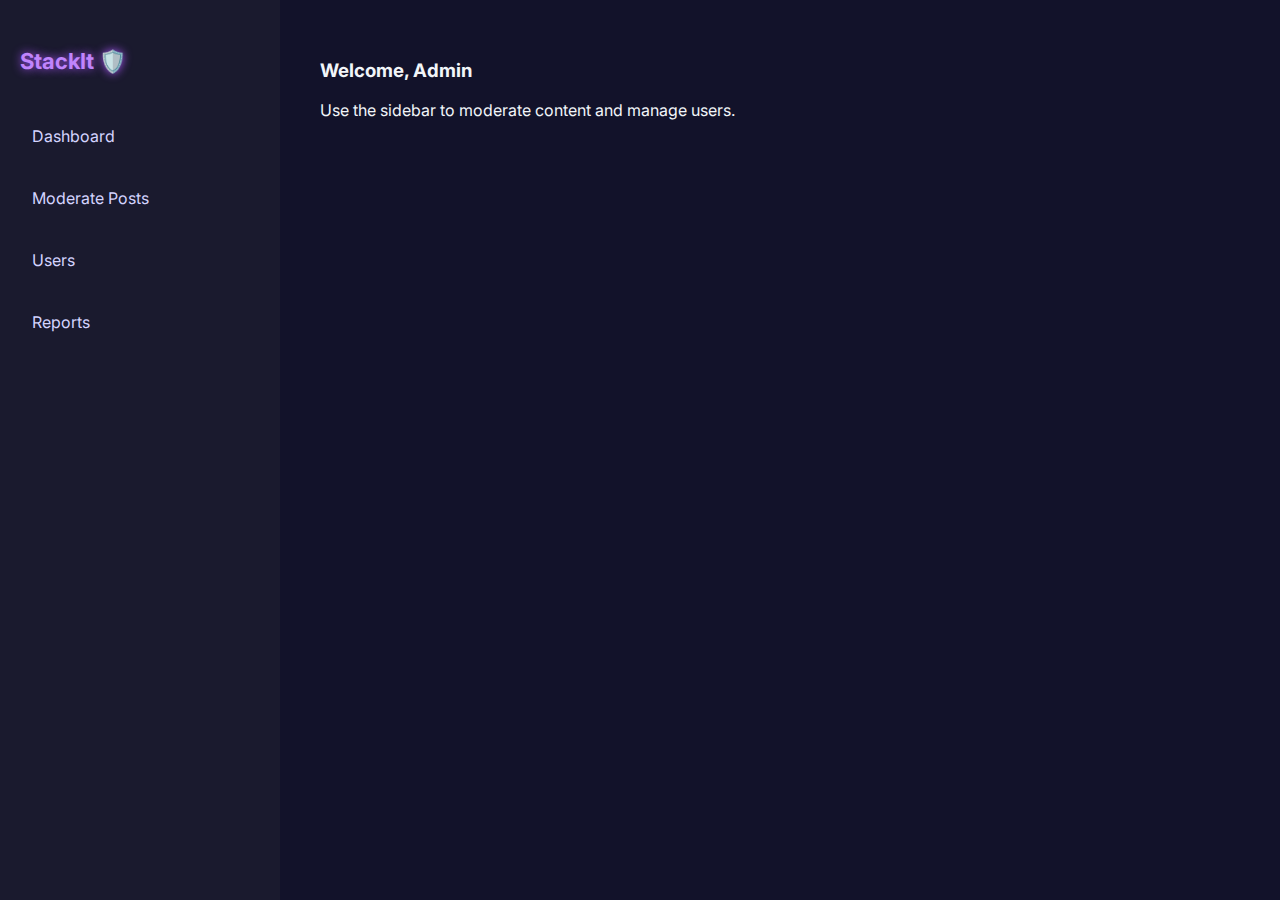
<file: admin.html>
<!DOCTYPE html>
<html lang="en">
<head>
  <meta charset="UTF-8" />
  <meta name="viewport" content="width=device-width, initial-scale=1.0"/>
  <title>Admin Dashboard | StackIt</title>
  <link rel="stylesheet" href="admin.css" />
  <script src="admin.js" defer></script>
</head>
<body>
  <div class="admin-wrapper">
    <aside class="sidebar">
      <h2 onclick="goHome()">StackIt 🛡️</h2>
      <ul>
        <li onclick="showSection('dashboard')">Dashboard</li>
        <li onclick="showSection('moderate')">Moderate Posts</li>
        <li onclick="showSection('users')">Users</li>
        <li onclick="showSection('reports')">Reports</li>
      </ul>
    </aside>

    <main class="content">
      <div id="dashboard" class="section">
        <h3>Welcome, Admin</h3>
        <p>Use the sidebar to moderate content and manage users.</p>
      </div>

      <div id="moderate" class="section" style="display: none;">
        <h3>Moderate Posts</h3>
        <div class="card">
          <p><strong>User:</strong> @ExampleUser</p>
          <p>“This is a suspicious post...”</p>
          <button class="btn-approve">Approve</button>
          <button class="btn-reject">Reject</button>
        </div>
      </div>

      <div id="users" class="section" style="display: none;">
        <h3>Users</h3>
        <ul>
          <li>@TaniyaC <button class="btn-ban">Ban</button></li>
          <li>@Guest99 <button class="btn-ban">Ban</button></li>
        </ul>
      </div>

      <div id="reports" class="section" style="display: none;">
        <h3>Download Reports</h3>
        <button class="btn-report">Download User Activity</button>
        <button class="btn-report">Download Feedback</button>
      </div>
    </main>
  </div>
</body>
</html>
</file>
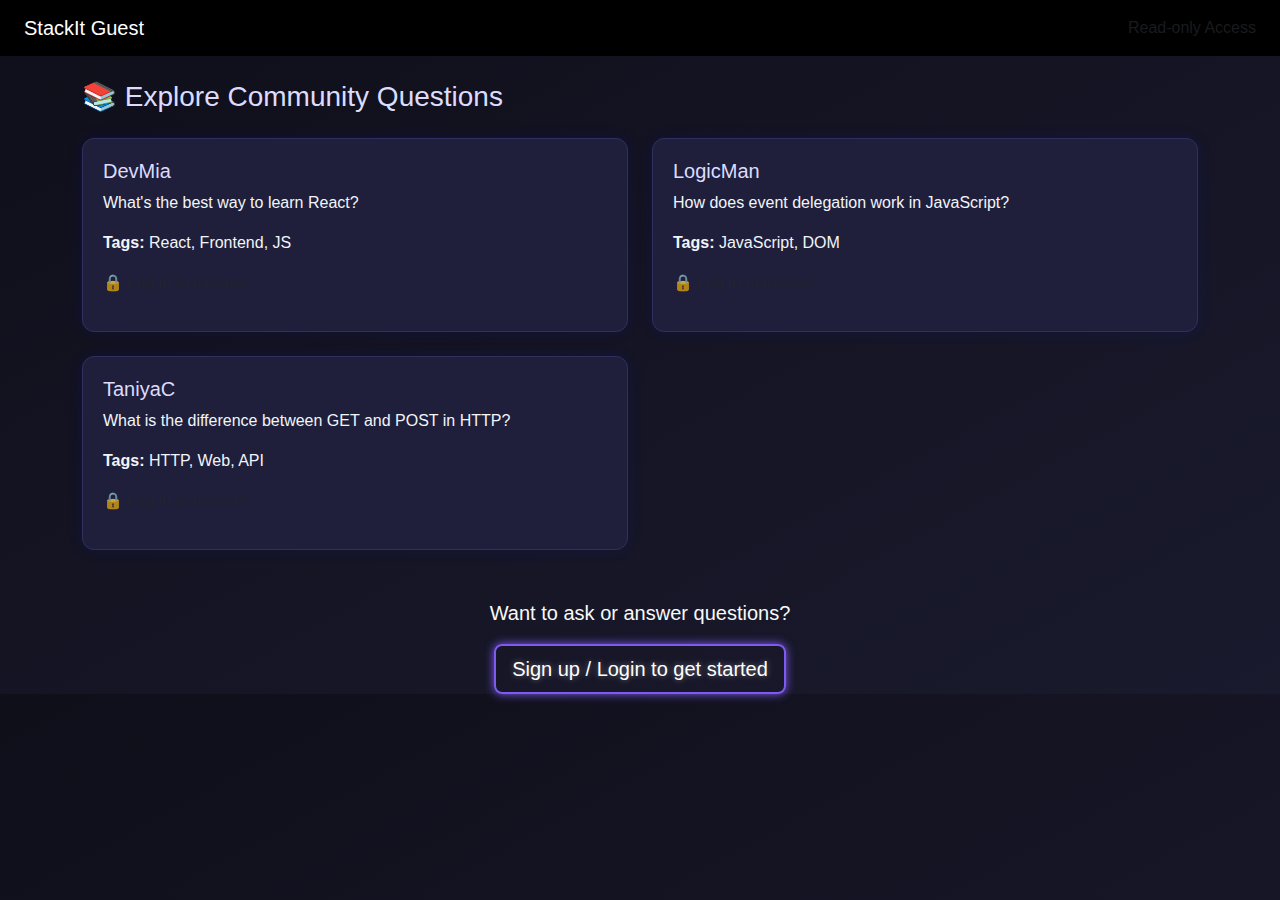
<file: guest.html>
<!DOCTYPE html>
<html lang="en">
<head>
  <meta charset="UTF-8" />
  <title>Guest | StackIt</title>
  <link href="https://cdn.jsdelivr.net/npm/bootstrap@5.3.0/dist/css/bootstrap.min.css" rel="stylesheet"/>
  <link rel="stylesheet" href="guest.css" />
</head>
<body class="bg-dark text-light">
  <nav class="navbar navbar-dark bg-black px-4">
    <a class="navbar-brand" href="#">StackIt Guest</a>
    <span class="text-muted">Read-only Access</span>
  </nav>

  <div class="container mt-4">
    <h3 class="mb-4">📚 Explore Community Questions</h3>
    <div id="guestFeed" class="row g-4">
      <!-- Feed items inserted by JS -->
    </div>
  </div>
  <div class="text-center mt-5">
  <p class="lead">Want to ask or answer questions?</p>
  <a href="index.html" class="btn btn-outline-light btn-lg glow-btn">Sign up / Login to get started</a>
</div>


  <script src="guest.js"></script>
</body>
</html>
</file>
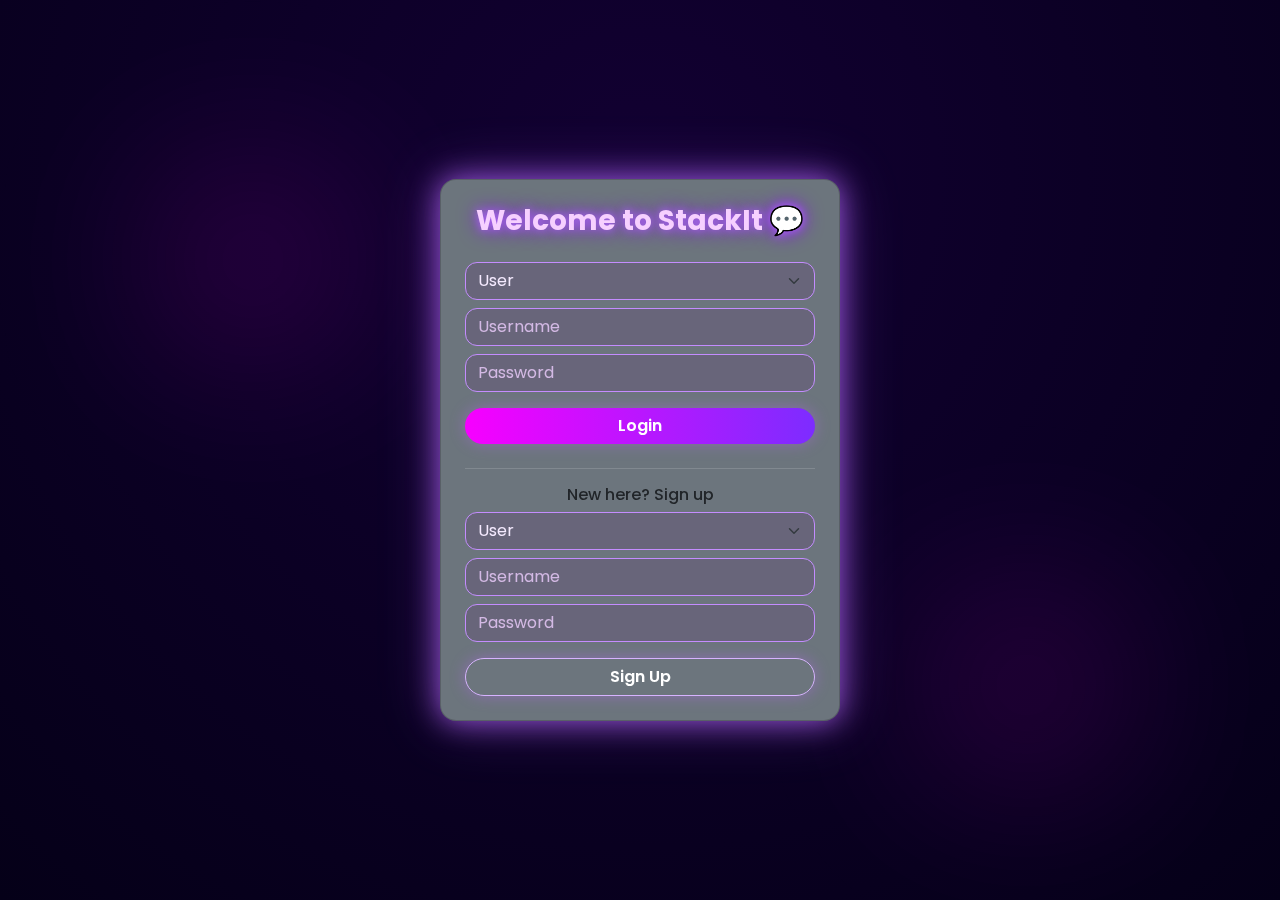
<file: login.html>
<!DOCTYPE html>
<html lang="en">
<head>
  <meta charset="UTF-8" />
  <meta name="viewport" content="width=device-width, initial-scale=1.0"/>
  <title>Login | StackIt</title>
  <link href="https://cdn.jsdelivr.net/npm/bootstrap@5.3.0/dist/css/bootstrap.min.css" rel="stylesheet"/>
  <link rel="stylesheet" href="login.css" />
</head>
<body class="bg-dark text-light d-flex justify-content-center align-items-center" style="height: 100vh;">
  <div class="card p-4 bg-secondary" style="width: 400px;">
    <h3 class="text-center mb-3">Welcome to StackIt 💬</h3>

    <div id="authMessage" class="text-center mb-2"></div>

    <select id="loginRole" class="form-select mb-2">
      <option value="user">User</option>
      <option value="admin">Admin</option>
      <option value="guest">Guest</option>
    </select>

    <input type="text" id="loginUser" placeholder="Username" class="form-control mb-2"/>
    <input type="password" id="loginPass" placeholder="Password" class="form-control mb-3"/>

    <button class="btn btn-danger w-100 mb-2" id="loginBtn">Login</button>

    <hr />
    <h6 class="text-center">New here? Sign up</h6>
    <select id="signupRole" class="form-select mb-2">
      <option value="user">User</option>
      <option value="admin">Admin</option>
    </select>
    <input type="text" id="signupUser" placeholder="Username" class="form-control mb-2"/>
    <input type="password" id="signupPass" placeholder="Password" class="form-control mb-3"/>
    <button class="btn btn-outline-light w-100" id="signupBtn">Sign Up</button>
  </div>

  <script src="login.js"></script>
</body>
</html>
</file>
<file: admin.css>
/* admin.css – Dark Clean Admin UI */

@import url('https://fonts.googleapis.com/css2?family=Inter:wght@400;600;700&display=swap');

body {
  font-family: 'Inter', sans-serif;
  margin: 0;
  background: #0f0f1f;
  color: #f1f5f9;
  display: flex;
  height: 100vh;
}

.admin-wrapper {
  display: flex;
  width: 100%;
}

.sidebar {
  width: 240px;
  background: #1a1a2e;
  padding: 30px 20px;
  box-shadow: 2px 0 20px rgba(0,0,0,0.4);
}

.sidebar h2 {
  font-size: 22px;
  color: #c084fc;
  margin-bottom: 40px;
  cursor: pointer;
  text-shadow: 0 0 10px #a855f7;
}

.sidebar ul {
  list-style: none;
  padding: 0;
}

.sidebar li {
  margin: 18px 0;
  padding: 12px;
  border-radius: 6px;
  cursor: pointer;
  transition: 0.3s;
  background: transparent;
  color: #d4d4ff;
}

.sidebar li:hover {
  background: #7c3aed;
  color: white;
  box-shadow: 0 0 12px #7c3aed;
}

.content {
  flex: 1;
  padding: 40px;
  overflow-y: auto;
  background: #12122a;
}

.section {
  animation: fadeIn 0.4s ease;
}

@keyframes fadeIn {
  from {opacity: 0; transform: translateY(10px);}
  to {opacity: 1; transform: translateY(0);}
}

.card {
  background: #1e1e3f;
  padding: 20px;
  border-radius: 10px;
  box-shadow: 0 0 15px rgba(124, 58, 237, 0.3);
  margin-bottom: 20px;
}

.btn-approve, .btn-reject, .btn-ban, .btn-report {
  padding: 8px 14px;
  margin: 8px 6px 0 0;
  border: none;
  border-radius: 5px;
  cursor: pointer;
  font-weight: 600;
}

.btn-approve {
  background: #4ade80;
  color: #000;
}

.btn-reject {
  background: #f87171;
  color: white;
}

.btn-ban {
  background: #f43f5e;
  color: white;
}

.btn-report {
  background: #7c3aed;
  color: white;
}
</file>
<file: guest.css>
body {
  font-family: 'Segoe UI', sans-serif;
  background: linear-gradient(to bottom right, #0f0f1a, #1a1a2e);
}

.card {
  background-color: #1f1f3b;
  color: #f1f5f9;
  border-radius: 12px;
  padding: 20px;
  border: 1px solid #303060;
  box-shadow: 0 0 15px rgba(0, 0, 255, 0.1);
  transition: transform 0.3s ease;
}

.card:hover {
  transform: translateY(-5px);
  box-shadow: 0 0 25px rgba(0, 0, 255, 0.3);
}

h3, h5 {
  color: #dcdcff;
}
.glow-btn {
  border: 2px solid #7f5af0;
  color: #fff;
  background-color: transparent;
  transition: all 0.3s ease;
  text-shadow: 0 0 6px rgba(255, 255, 255, 0.4);
  box-shadow: 0 0 10px #7f5af0;
}

.glow-btn:hover {
  background: #7f5af0;
  color: #fff;
  box-shadow: 0 0 25px #a78bfa;
  transform: scale(1.05);
}
</file>
<file: login.css>
/* style.css - Neon Boosted Login Page for StackIt with Effects */

@import url('https://fonts.googleapis.com/css2?family=Poppins:wght@400;600;700&display=swap');

body {
  font-family: 'Poppins', sans-serif;
  background: radial-gradient(circle at 50% 20%, #120032, #050018);
  color: #fff;
  min-height: 100vh;
  overflow: hidden;
  animation: fadeIn 1.2s ease-in;
  position: relative;
}

@keyframes fadeIn {
  from { opacity: 0; transform: scale(0.95); }
  to { opacity: 1; transform: scale(1); }
}

@keyframes float {
  0% { transform: translateY(0); }
  50% { transform: translateY(-12px); }
  100% { transform: translateY(0); }
}

.card {
  border-radius: 1rem;
  background: rgba(32, 0, 54, 0.85);
  box-shadow: 0 0 30px rgba(183, 102, 255, 0.8), 0 0 60px rgba(183, 102, 255, 0.3);
  backdrop-filter: blur(12px);
  transition: transform 0.3s ease, box-shadow 0.3s ease;
  position: relative;
  z-index: 10;
  animation: float 6s ease-in-out infinite;
}

.card:hover {
  transform: scale(1.02);
  box-shadow: 0 0 45px rgba(225, 160, 255, 0.9);
}

h3 {
  color: #f6d0ff;
  text-shadow: 0 0 10px #b46bff, 0 0 20px #8b00ff;
  font-weight: 700;
}

input.form-control, select.form-select {
  background-color: rgba(255, 255, 255, 0.05);
  border: 1px solid #b880ff;
  color: #fff;
  border-radius: 0.75rem;
  transition: all 0.3s ease;
}

input.form-control::placeholder {
  color: #efcfff;
  opacity: 0.8;
}

input.form-control, select.form-select {
  background-color: rgba(95, 65, 115, 0.3); /* ash-purple shade */
  border: 1px solid #c48cff;
  color: #f5eaff;
  border-radius: 0.75rem;
  transition: all 0.3s ease;
  backdrop-filter: blur(5px);
}


.btn {
  border-radius: 2rem;
  font-weight: 600;
  transition: all 0.3s ease;
  box-shadow: 0 0 15px rgba(190, 100, 255, 0.4);
}

.btn-danger {
  background: linear-gradient(to right, #f700ff, #7d2cff);
  border: none;
  color: #fff;
}

.btn-danger:hover {
  box-shadow: 0 0 35px rgba(250, 120, 255, 0.9);
  transform: scale(1.06);
}

.btn-outline-light {
  border: 1px solid #d7b3ff;
  background-color: transparent;
  color: #fff;
}

.btn-outline-light:hover {
  background: linear-gradient(to right, #a145f2, #bf8bff);
  color: #000;
  box-shadow: 0 0 25px rgba(223, 180, 255, 0.6);
}

hr {
  border-top: 1px solid #fff;
  opacity: 0.15;
}

#authMessage {
  font-weight: 600;
  color: #ff66cc;
  text-shadow: 0 0 5px #ff99cc;
}

/* Extra Neon Orb */
body::before,
body::after {
  content: "";
  position: absolute;
  width: 250px;
  height: 250px;
  border-radius: 50%;
  background: radial-gradient(circle, rgba(255, 0, 255, 0.3), transparent 70%);
  filter: blur(90px);
  animation: float 10s ease-in-out infinite;
  z-index: 1;
}

body::before {
  top: 15%;
  left: 10%;
}

body::after {
  bottom: 10%;
  right: 10%;
}
</file>
